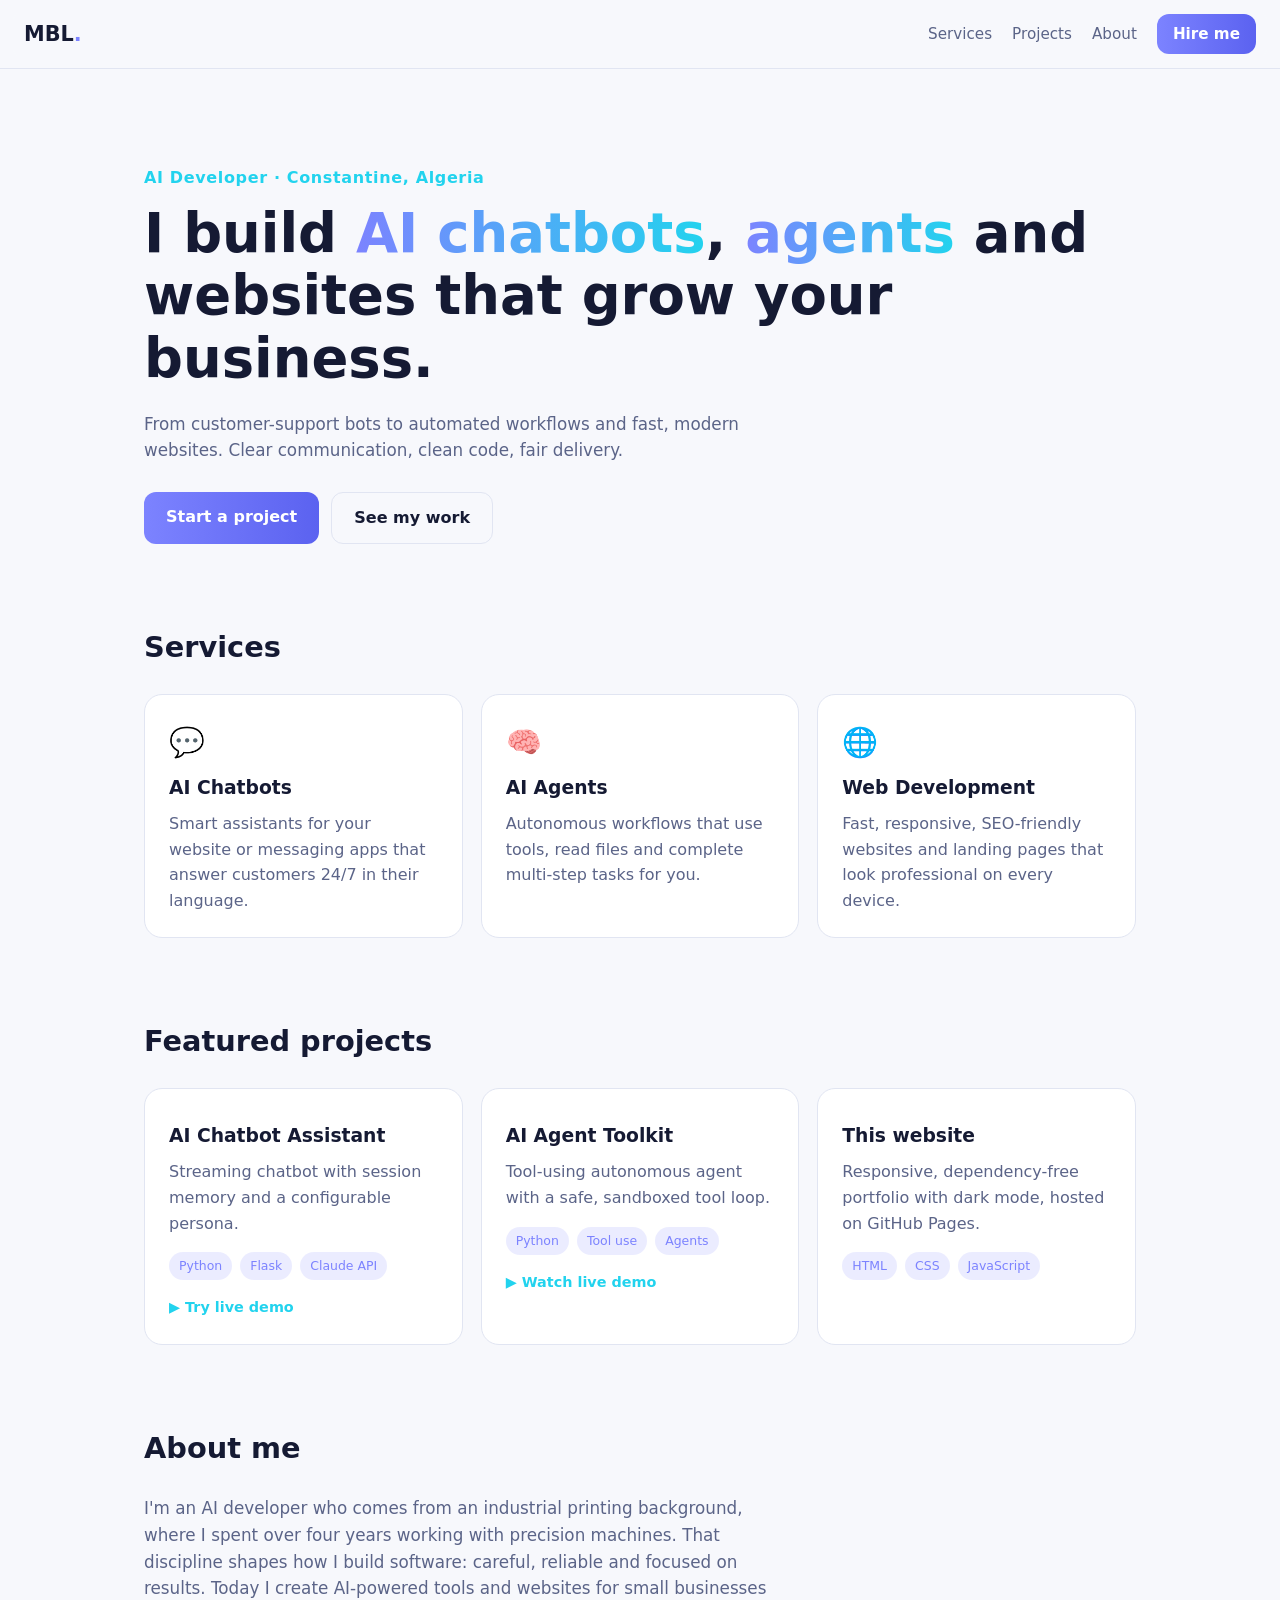
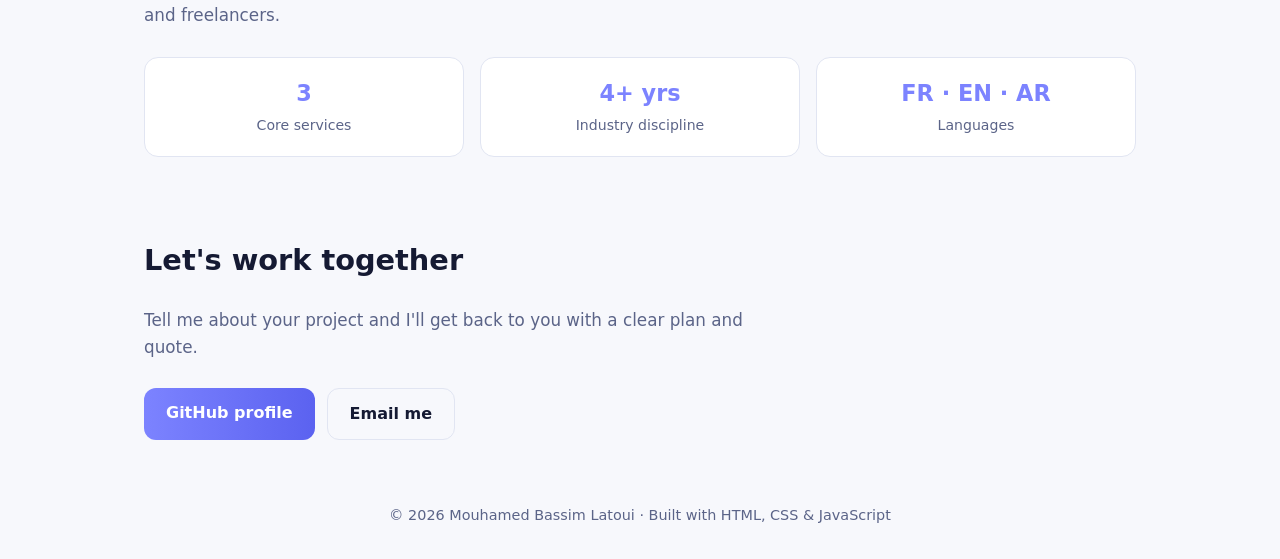
<file: index.html>
<!doctype html>
<html lang="en">
<head>
  <meta charset="utf-8">
  <meta name="viewport" content="width=device-width, initial-scale=1">
  <title>Mouhamed Bassim Latoui | AI Developer</title>
  <meta name="description" content="AI chatbots, AI agents and modern websites for small businesses.">
  <link rel="stylesheet" href="style.css">
</head>
<body>
  <header class="nav">
    <a class="logo" href="#top">MBL<span>.</span></a>
    <nav>
      <a href="#services">Services</a>
      <a href="#projects">Projects</a>
      <a href="#about">About</a>
      <a href="#contact" class="btn small">Hire me</a>
    </nav>
  </header>

  <main id="top">
    <section class="hero">
      <p class="eyebrow">AI Developer · Constantine, Algeria</p>
      <h1>I build <span class="grad">AI chatbots</span>, <span class="grad">agents</span> and websites that grow your business.</h1>
      <p class="lead">From customer-support bots to automated workflows and fast, modern websites. Clear communication, clean code, fair delivery.</p>
      <div class="cta">
        <a class="btn" href="#contact">Start a project</a>
        <a class="btn ghost" href="#projects">See my work</a>
      </div>
    </section>

    <section id="services">
      <h2>Services</h2>
      <div class="grid">
        <article class="card"><div class="icon">💬</div><h3>AI Chatbots</h3><p>Smart assistants for your website or messaging apps that answer customers 24/7 in their language.</p></article>
        <article class="card"><div class="icon">🧠</div><h3>AI Agents</h3><p>Autonomous workflows that use tools, read files and complete multi-step tasks for you.</p></article>
        <article class="card"><div class="icon">🌐</div><h3>Web Development</h3><p>Fast, responsive, SEO-friendly websites and landing pages that look professional on every device.</p></article>
      </div>
    </section>

    <section id="projects">
      <h2>Featured projects</h2>
      <div class="grid">
        <a class="card link" href="https://github.com/latouimouhamedbassim-create/ai-chatbot-assistant" target="_blank" rel="noopener">
          <h3>AI Chatbot Assistant</h3><p>Streaming chatbot with session memory and a configurable persona.</p>
          <div class="tags"><span>Python</span><span>Flask</span><span>Claude API</span></div>
          <span class="demo" data-href="demos/chatbot.html">&#9654; Try live demo</span>
        </a>
        <a class="card link" href="https://github.com/latouimouhamedbassim-create/ai-agent-toolkit" target="_blank" rel="noopener">
          <h3>AI Agent Toolkit</h3><p>Tool-using autonomous agent with a safe, sandboxed tool loop.</p>
          <div class="tags"><span>Python</span><span>Tool use</span><span>Agents</span></div>
          <span class="demo" data-href="demos/agent.html">&#9654; Watch live demo</span>
        </a>
        <a class="card link" href="https://github.com/latouimouhamedbassim-create/ai-web-portfolio" target="_blank" rel="noopener">
          <h3>This website</h3><p>Responsive, dependency-free portfolio with dark mode, hosted on GitHub Pages.</p>
          <div class="tags"><span>HTML</span><span>CSS</span><span>JavaScript</span></div>
        </a>
      </div>
    </section>

    <section id="about">
      <h2>About me</h2>
      <p class="about">I'm an AI developer who comes from an industrial printing background, where I spent over four years working with precision machines. That discipline shapes how I build software: careful, reliable and focused on results. Today I create AI-powered tools and websites for small businesses and freelancers.</p>
      <div class="stats">
        <div><strong>3</strong><span>Core services</span></div>
        <div><strong>4+ yrs</strong><span>Industry discipline</span></div>
        <div><strong>FR · EN · AR</strong><span>Languages</span></div>
      </div>
    </section>

    <section id="contact">
      <h2>Let's work together</h2>
      <p class="about">Tell me about your project and I'll get back to you with a clear plan and quote.</p>
      <div class="cta">
        <a class="btn" href="https://github.com/latouimouhamedbassim-create" target="_blank" rel="noopener">GitHub profile</a>
        <a class="btn ghost" href="mailto:latouimouhamedbassim@gmail.com">Email me</a>
      </div>
    </section>
  </main>

  <footer>© <span id="year"></span> Mouhamed Bassim Latoui · Built with HTML, CSS &amp; JavaScript</footer>
  <script src="script.js"></script>
</body>
</html>
</file>
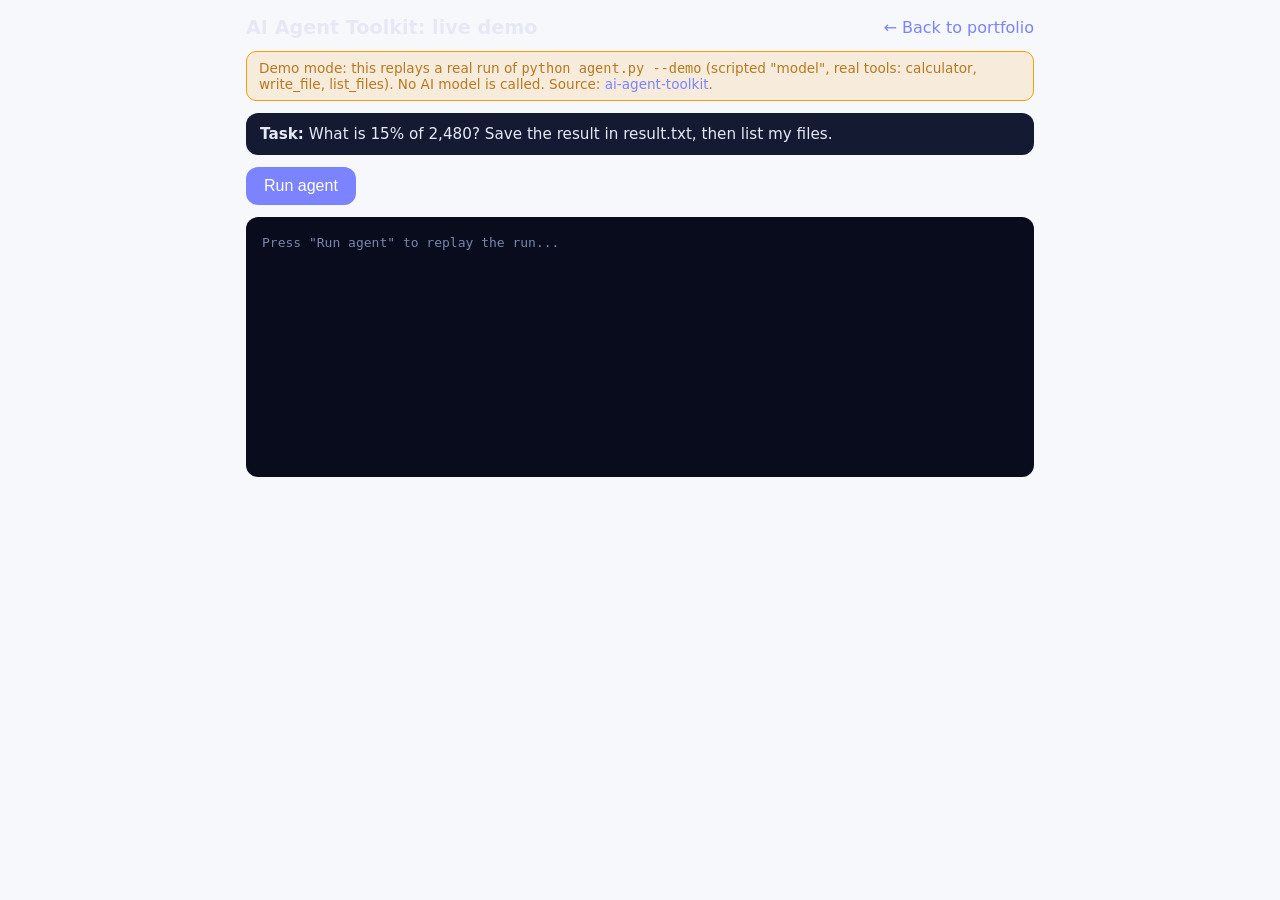
<file: demos/agent.html>
<!doctype html>
<html lang="en">
<head>
  <meta charset="utf-8">
  <meta name="viewport" content="width=device-width, initial-scale=1">
  <title>Live Demo | AI Agent Toolkit</title>
  <style>
    :root { --bg:#0b1020; --card:#0f1530; --text:#e6e9f5; --muted:#98a2c3; --accent:#7c83ff; --ok:#34d399; }
    @media (prefers-color-scheme: light) { :root { --bg:#f7f8fc; --card:#151a33; } }
    * { box-sizing: border-box; }
    body { margin:0; font-family: system-ui, sans-serif; background:var(--bg); color:var(--text); display:flex; justify-content:center; min-height:100vh; }
    main { width:100%; max-width:820px; padding:16px; display:flex; flex-direction:column; gap:12px; }
    header { display:flex; justify-content:space-between; align-items:center; flex-wrap:wrap; gap:8px; }
    h1 { font-size:1.2rem; margin:0; }
    a { color:var(--accent); text-decoration:none; }
    .note { background:#f59e0b22; border:1px solid #f59e0b; color:#b7791f; padding:8px 12px; border-radius:10px; font-size:.85rem; }
    .task { background:var(--card); color:#e6e9f5; border-radius:12px; padding:12px 14px; font-size:.95rem; }
    pre { background:#080c1c; color:#d7ddf5; border-radius:12px; padding:16px; margin:0; min-height:260px; overflow-x:auto; font:13px/1.6 ui-monospace, Menlo, Consolas, monospace; white-space:pre-wrap; }
    .step { color:var(--accent); } .ok { color:var(--ok); } .dim { color:#7a85ad; }
    button { align-self:flex-start; padding:10px 18px; border:0; border-radius:12px; background:var(--accent); color:#fff; font-size:1rem; cursor:pointer; }
    button:disabled { opacity:.5; }
  </style>
</head>
<body>
<main>
  <header><h1>AI Agent Toolkit: live demo</h1><a href="../index.html">&larr; Back to portfolio</a></header>
  <div class="note">Demo mode: this replays a real run of <code>python agent.py --demo</code> (scripted "model", real tools: calculator, write_file, list_files). No AI model is called. Source: <a href="https://github.com/latouimouhamedbassim-create/ai-agent-toolkit">ai-agent-toolkit</a>.</div>
  <div class="task"><strong>Task:</strong> What is 15% of 2,480? Save the result in result.txt, then list my files.</div>
  <button id="run">Run agent</button>
  <pre id="out" aria-live="polite"><span class="dim">Press "Run agent" to replay the run...</span></pre>
</main>
<script>
  const LINES = [
    ['dim',  '[demo mode] scripted model, real tools - no API key used\n'],
    ['step', "[step 1] calculator({'expression': '2480 * 0.15'}) -> 372.0"],
    ['step', "[step 2] write_file({'filename': 'result.txt', 'content': '15% of 2480 = 372.0'}) -> Wrote 19 characters to result.txt"],
    ['step', "[step 3] list_files({}) -> result.txt"],
    ['',     '\nFinal answer:'],
    ['ok',   '15% of 2,480 is 372. I saved the result in result.txt (workspace now contains: result.txt).'],
  ];
  const out = document.getElementById("out"), btn = document.getElementById("run");
  btn.addEventListener("click", async () => {
    btn.disabled = true; out.innerHTML = "";
    for (const [cls, text] of LINES) {
      const span = document.createElement("span"); span.className = cls; out.appendChild(span);
      span.textContent = text + "\n";
      await new Promise(r => setTimeout(r, 900));
    }
    btn.disabled = false; btn.textContent = "Run again";
  });
</script>
</body>
</html>
</file>
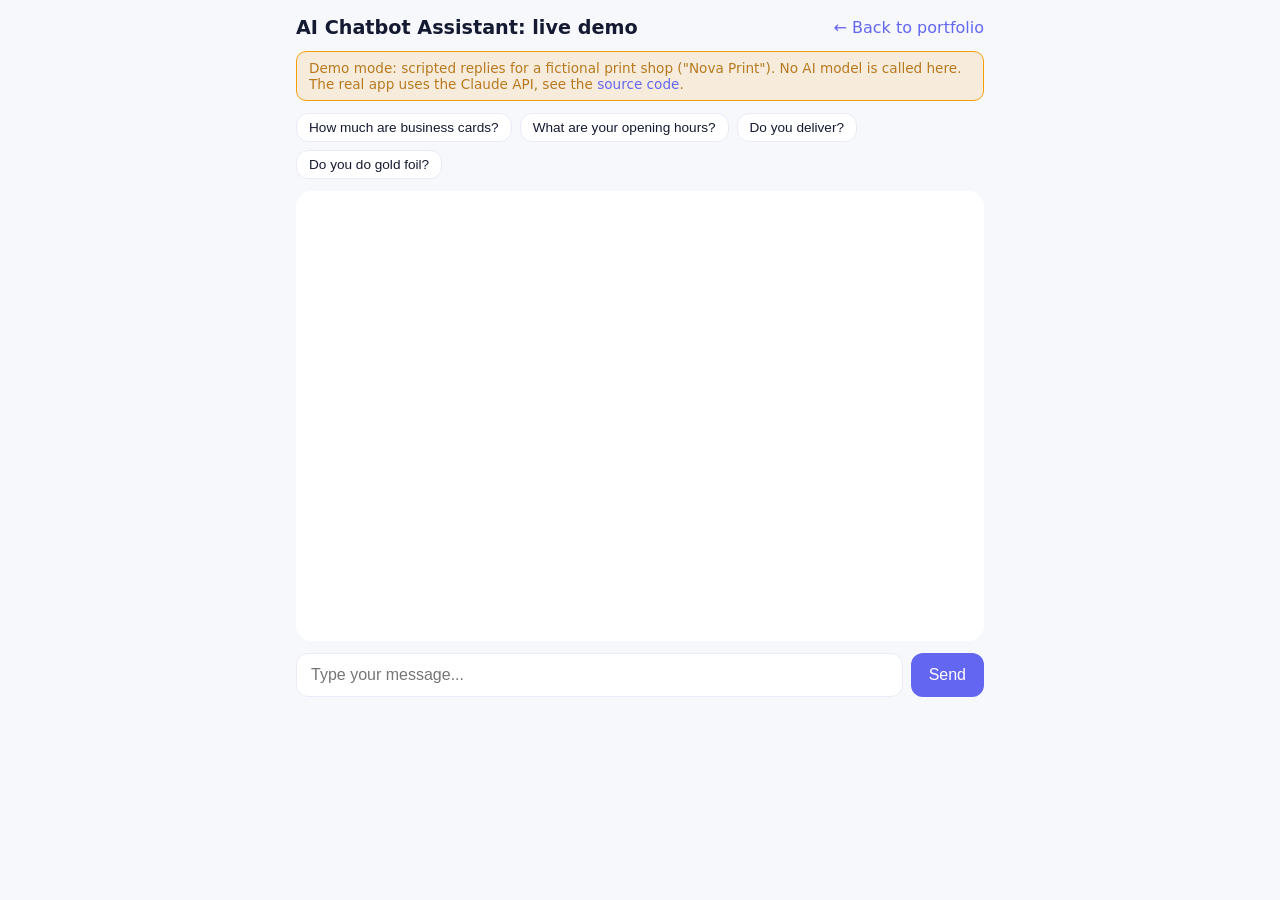
<file: demos/chatbot.html>
<!doctype html>
<html lang="en">
<head>
  <meta charset="utf-8">
  <meta name="viewport" content="width=device-width, initial-scale=1">
  <title>Live Demo | AI Chatbot Assistant</title>
  <style>
    :root { --bg:#0b1020; --card:#141b33; --me:#6366f1; --bot:#232c4d; --text:#e6e9f5; --muted:#98a2c3; }
    @media (prefers-color-scheme: light) { :root { --bg:#f7f8fc; --card:#fff; --bot:#e9ecf8; --text:#151a33; --muted:#5b6488; } }
    * { box-sizing: border-box; }
    body { margin:0; font-family: system-ui, sans-serif; background:var(--bg); color:var(--text); display:flex; justify-content:center; min-height:100vh; }
    main { width:100%; max-width:720px; display:flex; flex-direction:column; padding:16px; gap:12px; }
    header { display:flex; justify-content:space-between; align-items:center; }
    h1 { font-size:1.2rem; margin:0; }
    a { color:var(--me); text-decoration:none; }
    .note { background:#f59e0b22; border:1px solid #f59e0b; color:#b7791f; padding:8px 12px; border-radius:10px; font-size:.85rem; }
    .chips { display:flex; flex-wrap:wrap; gap:8px; }
    .chips button { padding:6px 12px; font-size:.85rem; border-radius:12px; border:1px solid var(--bot); background:var(--card); color:var(--text); cursor:pointer; }
    #log { background:var(--card); border-radius:16px; padding:16px; overflow-y:auto; display:flex; flex-direction:column; gap:10px; min-height:50vh; max-height:65vh; }
    .msg { padding:10px 14px; border-radius:14px; max-width:85%; line-height:1.5; }
    .me { align-self:flex-end; background:var(--me); color:#fff; }
    .bot { align-self:flex-start; background:var(--bot); }
    form { display:flex; gap:8px; }
    input { flex:1; padding:12px 14px; border-radius:12px; border:1px solid var(--bot); background:var(--card); color:var(--text); font-size:1rem; }
    form button { padding:12px 18px; border:0; border-radius:12px; background:var(--me); color:#fff; cursor:pointer; font-size:1rem; }
    form button:disabled { opacity:.5; }
  </style>
</head>
<body>
<main>
  <header><h1>AI Chatbot Assistant: live demo</h1><a href="../index.html">&larr; Back to portfolio</a></header>
  <div class="note">Demo mode: scripted replies for a fictional print shop ("Nova Print"). No AI model is called here. The real app uses the Claude API, see the <a href="https://github.com/latouimouhamedbassim-create/ai-chatbot-assistant">source code</a>.</div>
  <div class="chips" id="chips">
    <button>How much are business cards?</button><button>What are your opening hours?</button>
    <button>Do you deliver?</button><button>Do you do gold foil?</button>
  </div>
  <div id="log" aria-live="polite"></div>
  <form id="form"><input id="input" placeholder="Type your message..." autocomplete="off" required><button id="send">Send</button></form>
</main>
<script>
  const RULES = [
    [["price","cost","how much","quote","prix","tarif"], "Happy to help with pricing! At Nova Print, 100 full-color business cards start at $12, flyers (A5, 250 pcs) at $34, and large-format banners at $9 per sq. ft. Tell me the product, quantity and size and I'll prepare an exact quote."],
    [["hour","open","close","horaire","ouvert"], "We're open Sunday to Thursday, 8:30 to 17:30, and Saturday 9:00 to 13:00. We're closed on Fridays."],
    [["deliver","shipping","ship","livraison"], "Yes, we deliver! Local orders arrive within 24-48 hours, and national shipping takes 3-5 business days. Delivery is free for orders above $80."],
    [["gold","foil","emboss","dorure"], "Hot-foil stamping and embossing are available on cards, invitations and packaging. Gold, silver and colored foils are in stock. Production usually takes 3 working days."],
    [["hello","hi","hey","bonjour","salam","salut"], "Hello! I'm the Nova Print assistant. I can help with prices, opening hours, delivery and special finishes. What do you need today?"],
  ];
  const FALLBACK = "Thanks for your message! This is a demo assistant, so I only know a few topics: prices, opening hours, delivery and hot-foil finishes. In a real deployment I'd answer from your own business knowledge base.";
  const reply = (m) => { m = m.toLowerCase(); for (const [k, r] of RULES) if (k.some(x => m.includes(x))) return r; return FALLBACK; };

  const log = document.getElementById("log"), form = document.getElementById("form"),
        input = document.getElementById("input"), send = document.getElementById("send");
  const add = (role, text) => { const el = document.createElement("div"); el.className = "msg " + role; el.textContent = text; log.appendChild(el); log.scrollTop = log.scrollHeight; return el; };

  form.addEventListener("submit", async (e) => {
    e.preventDefault();
    const msg = input.value.trim(); if (!msg) return;
    input.value = ""; send.disabled = true; add("me", msg);
    const bubble = add("bot", "");
    for (const word of reply(msg).match(/\S+\s*/g)) {   // stream word by word like a real model
      bubble.textContent += word; log.scrollTop = log.scrollHeight;
      await new Promise(r => setTimeout(r, 30));
    }
    send.disabled = false; input.focus();
  });
  document.querySelectorAll("#chips button").forEach(b => b.addEventListener("click", () => { input.value = b.textContent; form.requestSubmit(); }));
</script>
</body>
</html>
</file>
<file: style.css>
:root {
  --bg: #0b1020; --surface: #141b33; --text: #e6e9f5; --muted: #98a2c3;
  --accent: #7c83ff; --accent2: #22d3ee; --border: #232c4d;
}
@media (prefers-color-scheme: light) {
  :root { --bg: #f7f8fc; --surface: #ffffff; --text: #151a33; --muted: #5b6488; --border: #e1e5f2; }
}
* { box-sizing: border-box; }
html { scroll-behavior: smooth; }
body { margin: 0; font-family: system-ui, -apple-system, "Segoe UI", sans-serif; background: var(--bg); color: var(--text); line-height: 1.6; }
a { color: inherit; text-decoration: none; }

.nav { position: sticky; top: 0; z-index: 10; display: flex; justify-content: space-between; align-items: center;
       padding: 14px 24px; background: color-mix(in srgb, var(--bg) 85%, transparent); backdrop-filter: blur(10px);
       border-bottom: 1px solid var(--border); }
.logo { font-weight: 800; font-size: 1.3rem; }
.logo span { color: var(--accent); }
.nav nav { display: flex; align-items: center; gap: 20px; }
.nav nav a { color: var(--muted); font-size: .95rem; }
.nav nav a:hover { color: var(--text); }

main { max-width: 1040px; margin: 0 auto; padding: 0 24px; }
section { padding: 72px 0 8px; }
h2 { font-size: 1.8rem; margin: 0 0 24px; }

.hero { padding-top: 96px; }
.eyebrow { color: var(--accent2); font-weight: 600; letter-spacing: .04em; margin: 0 0 12px; }
h1 { font-size: clamp(2rem, 5vw, 3.4rem); line-height: 1.15; margin: 0 0 20px; }
.grad { background: linear-gradient(90deg, var(--accent), var(--accent2)); -webkit-background-clip: text; background-clip: text; color: transparent; }
.lead, .about { color: var(--muted); max-width: 640px; font-size: 1.05rem; }

.cta { display: flex; flex-wrap: wrap; gap: 12px; margin-top: 28px; }
.btn { display: inline-block; padding: 12px 22px; border-radius: 12px; font-weight: 600; color: #fff;
       background: linear-gradient(90deg, var(--accent), #5b62f0); transition: transform .15s, box-shadow .15s; }
.btn:hover { transform: translateY(-2px); box-shadow: 0 8px 24px rgb(124 131 255 / .35); }
.btn.ghost { background: transparent; color: var(--text); border: 1px solid var(--border); }
.btn.small { padding: 8px 16px; color: #fff; }

.grid { display: grid; grid-template-columns: repeat(auto-fit, minmax(260px, 1fr)); gap: 18px; }
.card { background: var(--surface); border: 1px solid var(--border); border-radius: 18px; padding: 24px; transition: transform .2s, border-color .2s; }
.card:hover { transform: translateY(-4px); border-color: var(--accent); }
.card h3 { margin: 8px 0; }
.card p { color: var(--muted); margin: 0; }
.icon { font-size: 1.8rem; }
.tags { display: flex; flex-wrap: wrap; gap: 8px; margin-top: 16px; }
.tags span { font-size: .78rem; padding: 4px 10px; border-radius: 999px; background: color-mix(in srgb, var(--accent) 15%, transparent); color: var(--accent); }

.stats { display: grid; grid-template-columns: repeat(auto-fit, minmax(160px, 1fr)); gap: 16px; margin-top: 28px; }
.stats div { background: var(--surface); border: 1px solid var(--border); border-radius: 14px; padding: 18px; text-align: center; }
.stats strong { display: block; font-size: 1.4rem; color: var(--accent); }
.stats span { color: var(--muted); font-size: .88rem; }

footer { text-align: center; color: var(--muted); padding: 56px 24px 32px; font-size: .9rem; }

@media (max-width: 640px) {
  .nav nav a:not(.btn) { display: none; }
  .hero { padding-top: 56px; }
}

.demo { display: inline-block; margin-top: 16px; font-weight: 600; font-size: .9rem; color: var(--accent2); cursor: pointer; }
.demo:hover { text-decoration: underline; }
</file>
